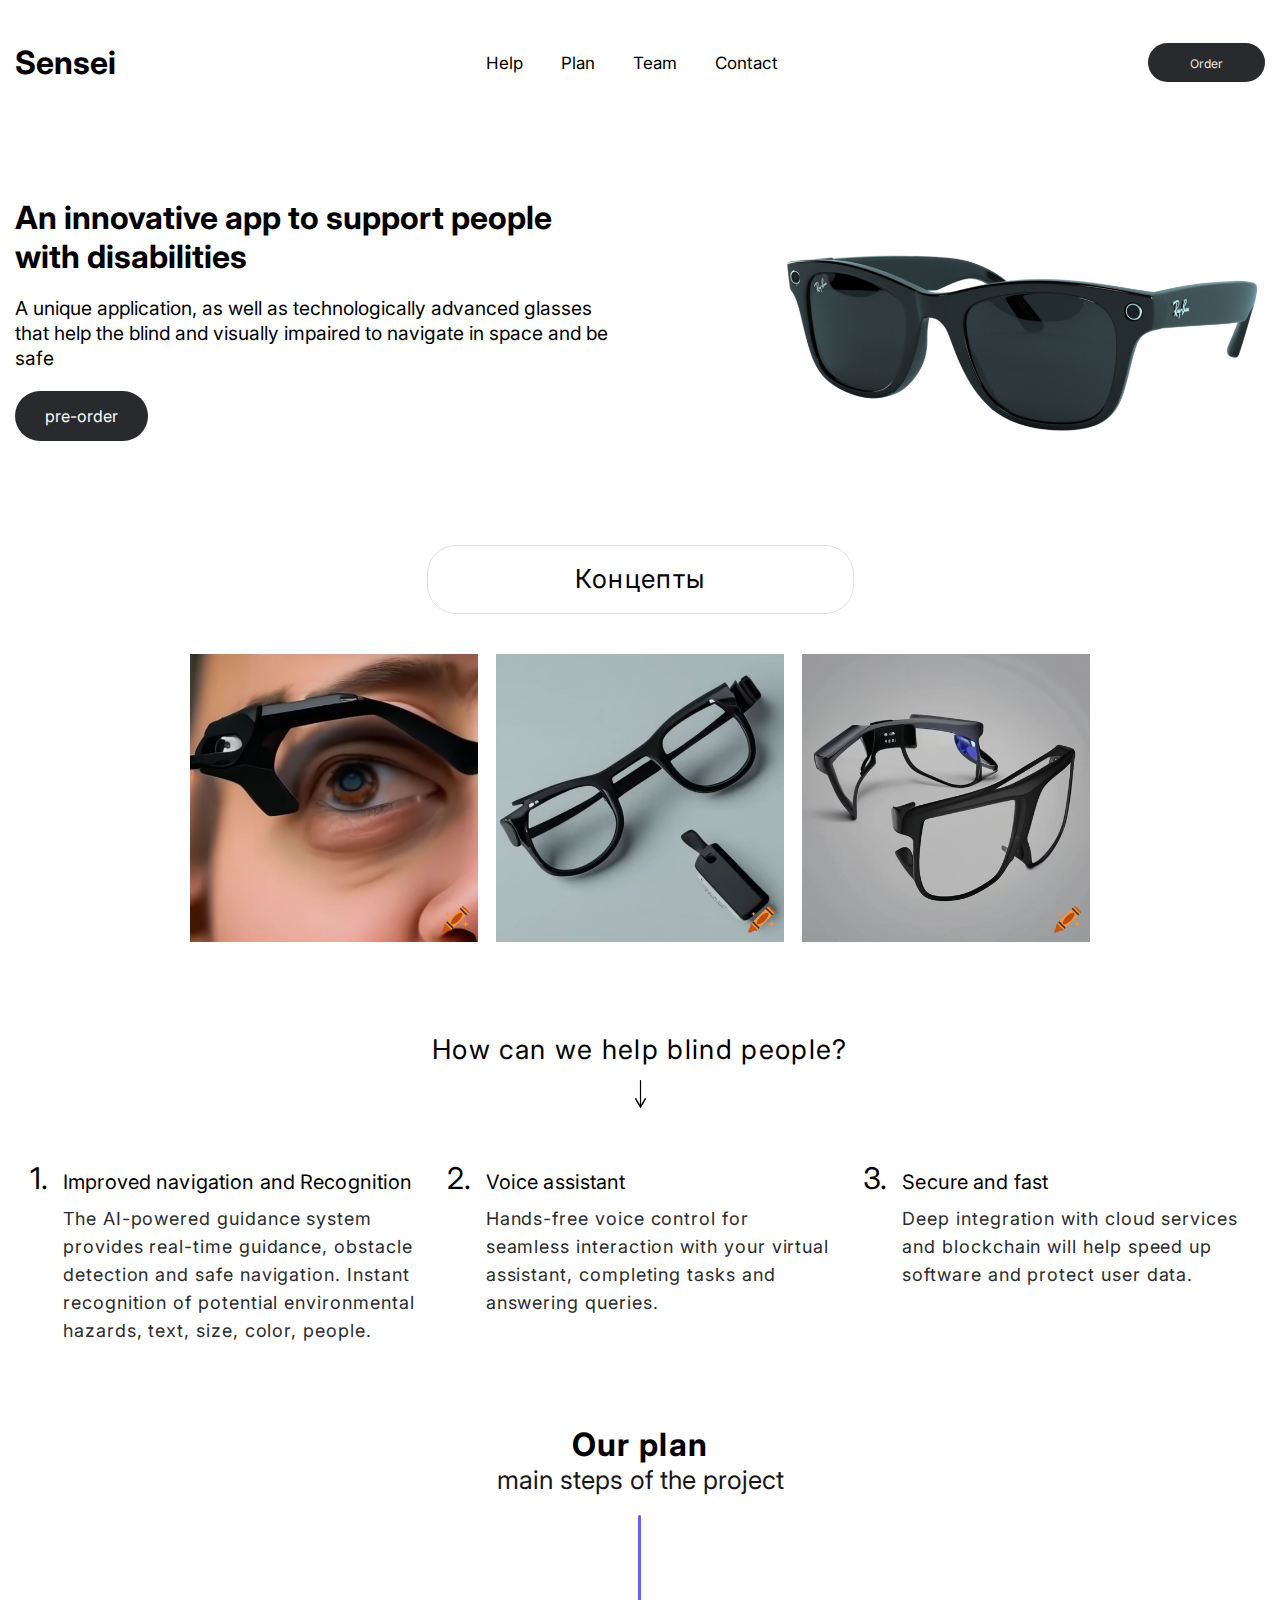
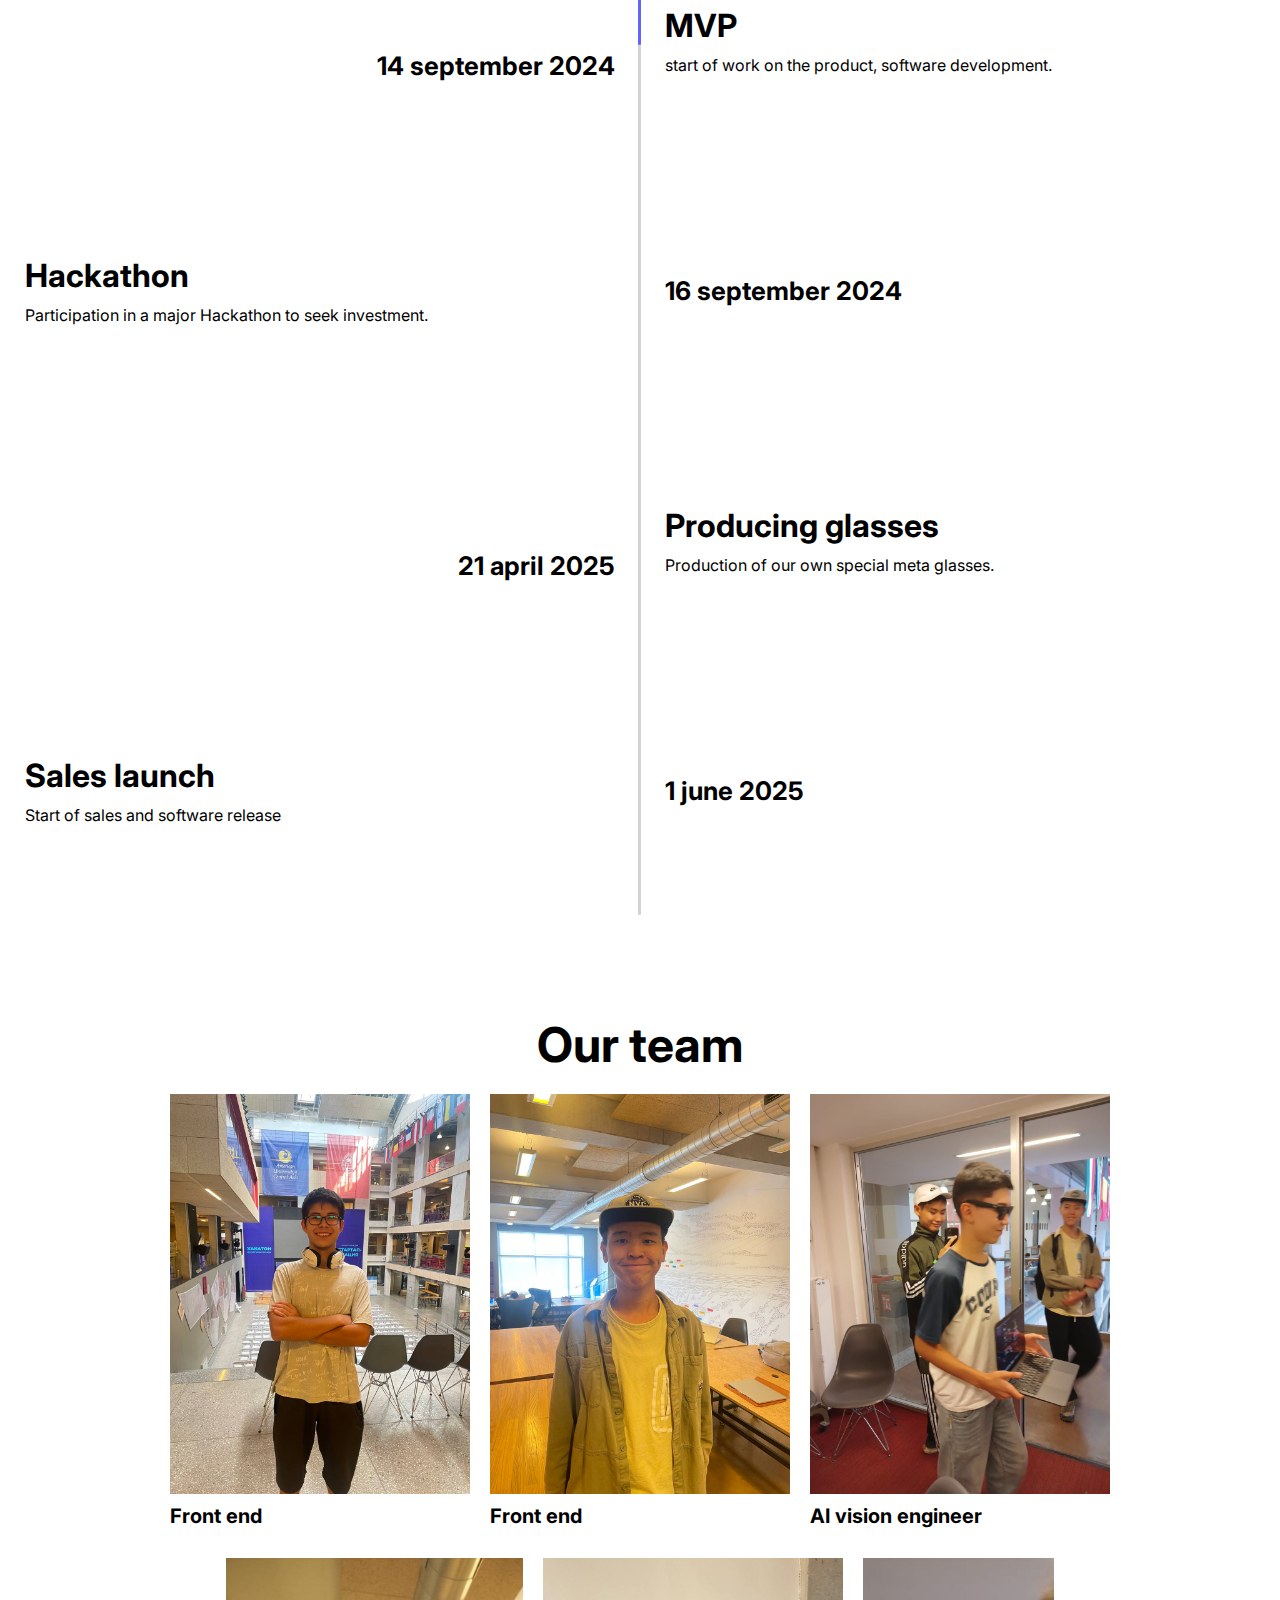
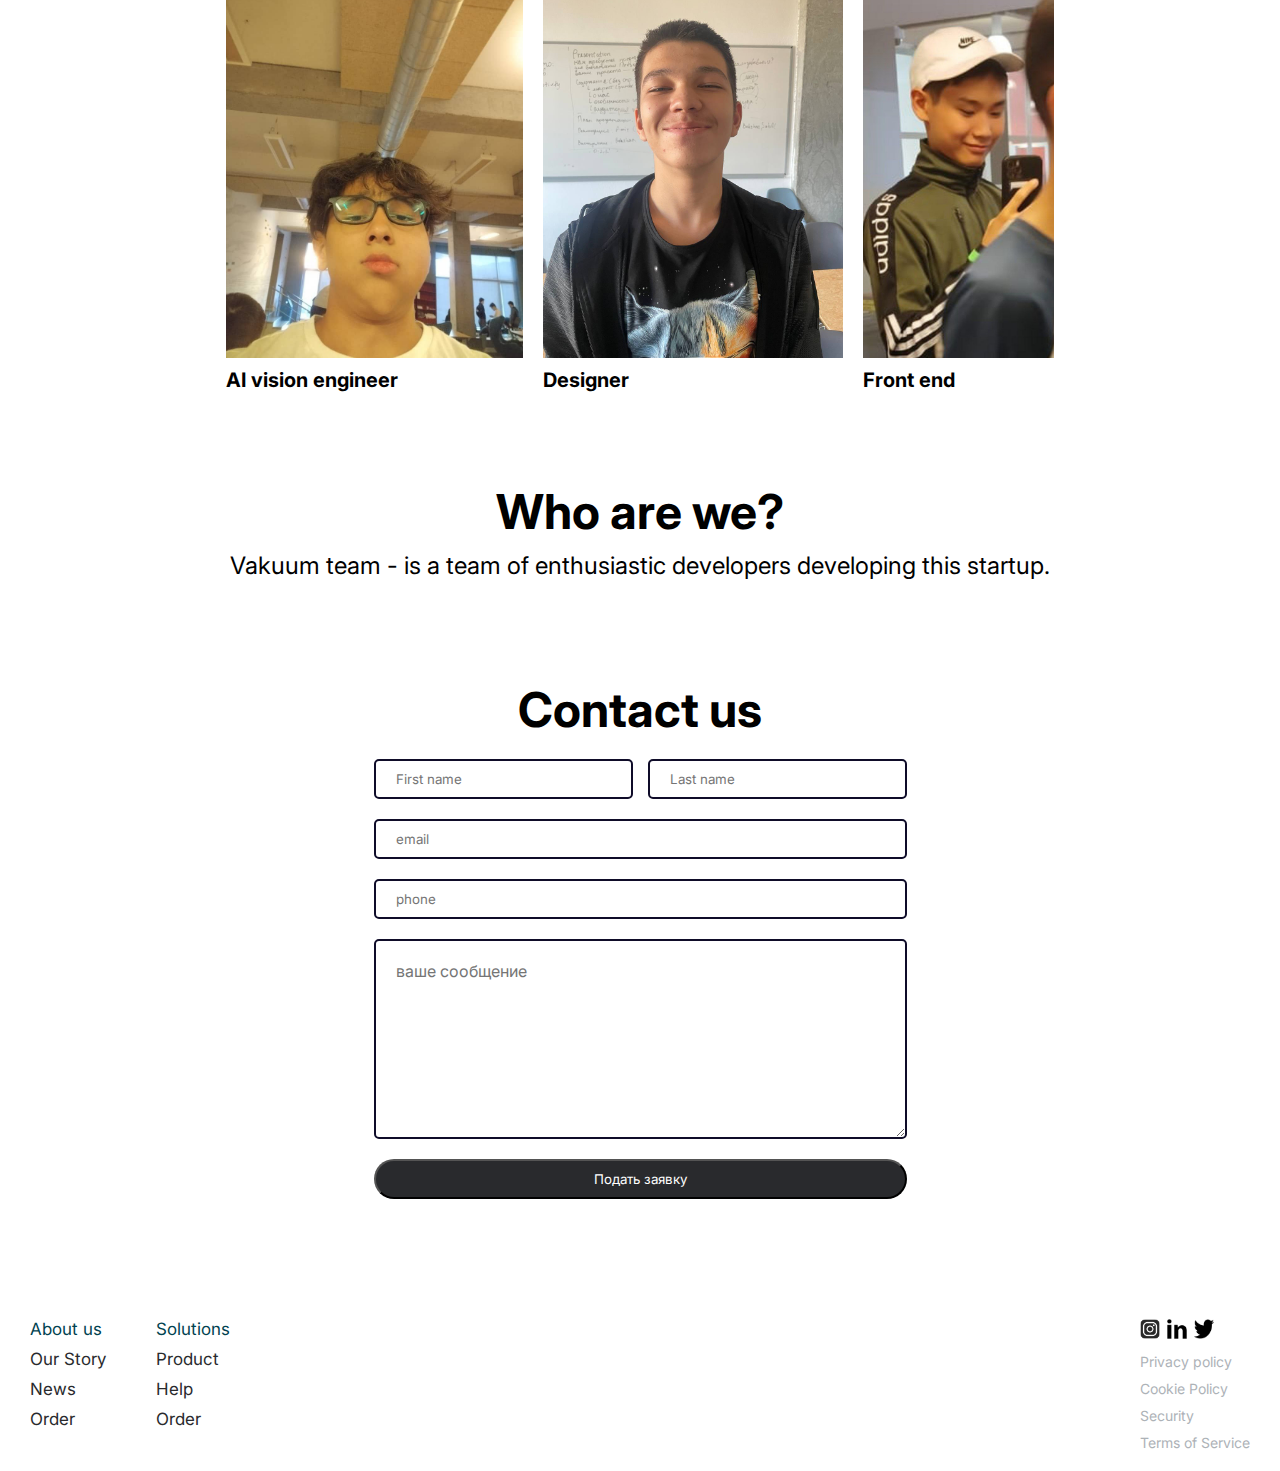
<file: index.html>
<!DOCTYPE html>
<html lang="en">
<head>
    <meta charset="UTF-8">
    <meta name="viewport" content="width=device-width, initial-scale=1.0">
    <link rel="shortcut icon" href="img/logo.png" type="image/x-icon">
    <link rel="stylesheet" href="css/style.css">
    <title>Sensei - only way</title>
</head>
<body>
    <header class="header">
        <div class="header__container container">
            <h1 class="logo_title"><a style="color: black" href="./index.html">Sensei</a></h1>
            <ul class="header__list">
                <li><a href="#help">Help</a></li>
                <li><a href="#plan">Plan</a></li>
                <li><a href="#team">Team</a></li>
                <li><a href="#contactus">Contact</a></li>
            </ul>
            <div class="auth_buttons">
                <button class="sign_up"><a href="/Sensei/order.html">Order</a></button>
            </div>
        </div>
    </header>
    <main class="main__item item">
        <section class="main container">
            <div class="main__text">
                <h2 class="main__title">
                    An innovative app to support people with disabilities
                </h2>
                <p class="main__subtitle">
                    A unique application, as well as technologically advanced glasses that help the blind and visually impaired to navigate in space and be safe
                </p>
                <a href="/Sensei/order.html" class="main__button">pre-order</a>
            </div>
            <img src="img/glasses.jpg" alt="woman" class="main__img" />
        </section>
        <section class="info_container container">
            <div class="info_main_text">
                <div class="info_policy_block">
                    <h2 class="info_title">
                        Концепты
                    </h2>
                </div>
            </div>
        </section>
        <section class="image_container container">
            <img src="img/craiyon_010155_Augmented_reality_glasses_display_only_on_one_half_of_the_face.png" alt="">
            <img src="img/craiyon_010326_innovative_smart_glasses_accessory_with_built_in_camera_and_sensor.png" alt="">
            <img src="img/craiyon_010339_a_pair_of_futuristic_smart_glasses_that_embody_Italian_Design_and_Craftsmanship__The_.png" alt="">
        </section>
        <section class="not-main_container container" id="help">
            <div class="not-main_container__text">
                <h2 class="not-main_container__title">
                    How can we help blind people?
                </h2>
                <img src="img/Frame.svg" alt="">
            </div>
        </section>
        <div class="uses container">
            <section class="helpblock card container">
                <div class="listcnt">
                    1.
                </div>
                <div class="information_plus-block">
                    <p class="logo_ad">
                        Improved navigation and Recognition
                    </p>
                    <h2 class="inf_title">
                        The AI-powered guidance system provides real-time guidance, obstacle detection and safe navigation. Instant recognition of potential environmental hazards, text, size, color, people.
                    </h2>
                </div>
            </section>
            <section class="helpblock card container">
                <div class="listcnt">
                    2.
                </div>
                <div class="information_plus-block">
                    <p class="logo_ad">Voice assistant</p>
                    <h2 class="inf_title">
                        Hands-free voice control for seamless interaction with your virtual assistant, completing tasks and answering queries.
                    </h2>
                </div>
            </section>
            <section class="helpblock card container">
                <div class="listcnt">
                    3.
                </div>
                <div class="information_plus-block">
                    <p class="logo_ad">Secure and fast</p>
                    <h2 class="inf_title">
                        Deep integration with cloud services and blockchain will help speed up software and protect user data.
                    </h2>
                </div>
            </section>
        </div>
        <section class="plan1 container" id="plan">
            <div class="planinfo">
                <h1 class="plan__title">
                    Our plan
                </h1>
                <h2 class="plan__subtitle">
                    main steps of the project
                </h2>
            </div>
            <div class="line">

            </div>
            <div class="pcard pcard1">
                <h1 class="pcard__title">
                    Sales launch
                </h1>
                <p class="pcard__description">
                    Start of sales and software release
                </p>
            </div>
            <div class="pcard pcard2">
                <div class="pcard__date">
                    1 june 2025
                </div>
            </div>
            <div class="pcard pcard3">
                <div class="pcard__date otherside">
                    14 september 2024
                </div>
            </div>
            <div class="pcard pcard4">
                <h1 class="pcard__title">
                    MVP
                </h1>
                <p class="pcard__description">
                    start of work on the product, software development.
                </p>
            </div>
            <div class="pcard pcard5">
                <h1 class="pcard__title">
                    Hackathon
                </h1>
                <p class="pcard__description">
                    Participation in a major Hackathon to seek investment.
                </p>
            </div>
            <div class="pcard pcard6">
                <div class="pcard__date">
                    16 september 2024
                </div>
            </div>
            <div class="pcard pcard7">
                <div class="pcard__date otherside">
                    21 april 2025
                </div>
            </div>
            <div class="pcard pcard8">
                <h1 class="pcard__title">
                    Producing glasses
                </h1>
                <p class="pcard__description">
                    Production of our own special meta glasses.
                </p>
            </div>
        </section>
        <section class="ourteam container" id="team">
            <h1 class="ourteam__title">Our team</h1>
            <div class="teams">
                <div class="team">
                    <img src="img/bekzhan.jpg" alt="Body" class="team__image">
                    <h2 class="team__role">Front end</h2>
                </div>
                <div class="team">
                    <img src="img/sabyr.jpg" alt="Body" class="team__image">
                    <h2 class="team__role">Front end</h2>
                </div>
                <div class="team">
                    <img src="img/imran.jpg" alt="Body" class="team__image">
                    <h2 class="team__role">AI vision engineer</h2>
                </div>
                <div class="team">
                    <img src="img/Alihan.jpg" alt="Body" class="team__image">
                    <h2 class="team__role">AI vision engineer</h2>
                </div>
                <div class="team">
                    <img src="img/amir.jpg" alt="Body" class="team__image">
                    <h2 class="team__role">Designer</h2>
                </div>
                <div class="team">
                    <img src="img/adil.jpg" alt="Body" class="team__image">
                    <h2 class="team__role">Front end</h2>
                </div>
            </div>
        </section>

        <section class="about container">
            <h1 class="about__title"> Who are we? </h1>
            <p class="about__p">Vakuum team - is a team of enthusiastic developers developing this startup.</p>
        </section>

        <section class="contact container" id="contactus">
            <h2 class="contact__title">Contact us</h2>
            <form class="form" action="#" id="form">
                <input type="text" class="firstname" placeholder="First name">
                <input type="text" class="lastname" placeholder="Last name">
                <input type="email" class="email" placeholder="email">
                <input type="text" class="phone" placeholder="phone">
                <textarea placeholder="ваше сообщение"></textarea>
                <button type="submit">Подать заявку</button>
            </form>
        </section>

<!--        <div class="container">-->
<!--            <h2>Frequently Asked Questions</h2>-->
<!--            <div class="accordion">-->
<!--                <div class="accordion-item">-->
<!--                    <button id="accordion-button-1" aria-expanded="false"><span class="accordion-title">Why is the moon sometimes out during the day?</span><span class="icon" aria-hidden="true"></span></button>-->
<!--                    <div class="accordion-content">-->
<!--                        <p>Lorem ipsum dolor sit amet, consectetur adipiscing elit, sed do eiusmod tempor incididunt ut labore et dolore magna aliqua. Elementum sagittis vitae et leo duis ut. Ut tortor pretium viverra suspendisse potenti.</p>-->
<!--                    </div>-->
<!--                </div>-->
<!--                <div class="accordion-item">-->
<!--                    <button id="accordion-button-2" aria-expanded="false"><span class="accordion-title">Why is the sky blue?</span><span class="icon" aria-hidden="true"></span></button>-->
<!--                    <div class="accordion-content">-->
<!--                        <p>Lorem ipsum dolor sit amet, consectetur adipiscing elit, sed do eiusmod tempor incididunt ut labore et dolore magna aliqua. Elementum sagittis vitae et leo duis ut. Ut tortor pretium viverra suspendisse potenti.</p>-->
<!--                    </div>-->
<!--                </div>-->
<!--                <div class="accordion-item">-->
<!--                    <button id="accordion-button-3" aria-expanded="false"><span class="accordion-title">Will we ever discover aliens?</span><span class="icon" aria-hidden="true"></span></button>-->
<!--                    <div class="accordion-content">-->
<!--                        <p>Lorem ipsum dolor sit amet, consectetur adipiscing elit, sed do eiusmod tempor incididunt ut labore et dolore magna aliqua. Elementum sagittis vitae et leo duis ut. Ut tortor pretium viverra suspendisse potenti.</p>-->
<!--                    </div>-->
<!--                </div>-->
<!--                <div class="accordion-item">-->
<!--                    <button id="accordion-button-4" aria-expanded="false"><span class="accordion-title">How much does the Earth weigh?</span><span class="icon" aria-hidden="true"></span></button>-->
<!--                    <div class="accordion-content">-->
<!--                        <p>Lorem ipsum dolor sit amet, consectetur adipiscing elit, sed do eiusmod tempor incididunt ut labore et dolore magna aliqua. Elementum sagittis vitae et leo duis ut. Ut tortor pretium viverra suspendisse potenti.</p>-->
<!--                    </div>-->
<!--                </div>-->
<!--                <div class="accordion-item">-->
<!--                    <button id="accordion-button-5" aria-expanded="false"><span class="accordion-title">How do airplanes stay up?</span><span class="icon" aria-hidden="true"></span></button>-->
<!--                    <div class="accordion-content">-->
<!--                        <p>Lorem ipsum dolor sit amet, consectetur adipiscing elit, sed do eiusmod tempor incididunt ut labore et dolore magna aliqua. Elementum sagittis vitae et leo duis ut. Ut tortor pretium viverra suspendisse potenti.</p>-->
<!--                    </div>-->
<!--                </div>-->
<!--            </div>-->
<!--        </div>-->
    </main>
    <footer class="footer container">
        <div class="footer__list">
            <ul>
                <li class="list__first">About us</li>
                <li>Our Story</li>
                <li>News</li>
                <li>Order</li>
            </ul>
            <ul>
                <li class="list__first">Solutions</li>
                <li>Product</li>
                <li>Help</li>
                <li>Order</li>
            </ul>
        </div>

        <div class="socials">
            <div class="icons">
                <a href=""><img src="img/instagram.webp" alt="instagram" width="20" height="20"></a>
                <a href=""><img src="img/linkedin.png" alt="linkedin" width="20" height="20"></a>
                <a href=""><img src="img/twitter.png" alt="twitter" width="20" height="20"></a>
            </div>
            <ul>
                <li>Privacy policy</li>
                <li>Cookie Policy</li>
                <li>Security</li>
                <li>Terms of Service</li>
            </ul>
        </div>
    </footer>

    <script src="js/scipt.js"></script>
    <script src="js/accordion.js"></script>
</body>
</html>
</file>
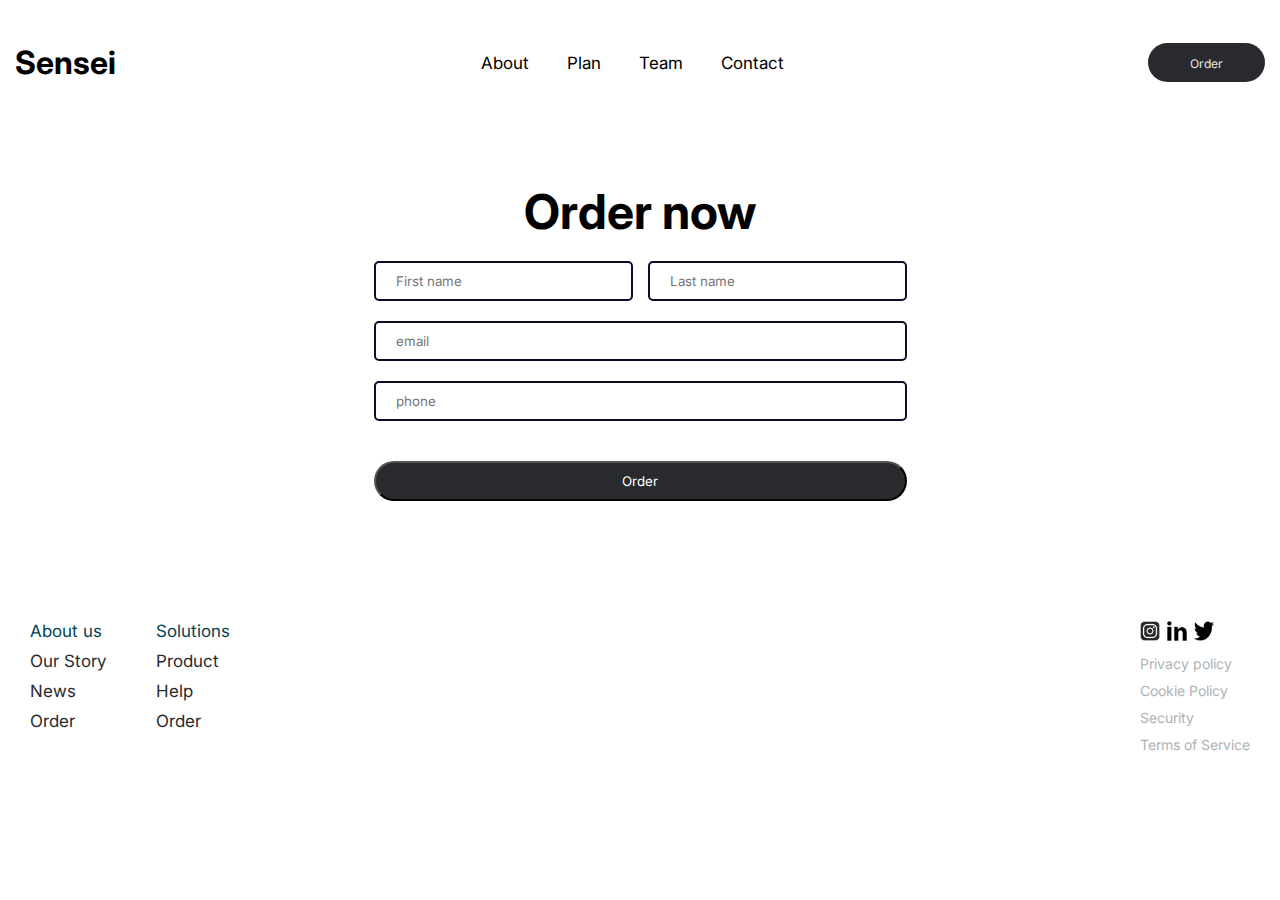
<file: order.html>
<!DOCTYPE html>
<html lang="en">
<head>
    <meta charset="UTF-8">
    <meta name="viewport" content="width=device-width, initial-scale=1.0">
    <link rel="shortcut icon" href="img/logo.png" type="image/x-icon">
    <link rel="stylesheet" href="css/style.css">
    <title>Sensei - only way</title>
</head>
<body>
    <header class="header">
        <div class="header__container container">
            <h1 class="logo_title"><a style="color: black" href="index.html">Sensei</a></h1>
            <ul class="header__list">
                <li><a href="/Sensei/#about">About</a></li>
                <li><a href="/Sensei/#plan">Plan</a></li>
                <li><a href="/Sensei/#team">Team</a></li>
                <li><a href="/Sensei/#contactus">Contact</a></li>
            </ul>
            <div class="auth_buttons">
                <button class="sign_up"><a href="/Sensei/order.html">Order</a></button>
            </div>
        </div>
    </header>

    <main class="main__item item">
        <section class="contact container" id="order">
            <h2 class="contact__title">Order now</h2>
            <form class="form" id="form2">
                <input type="text" class="firstname" placeholder="First name">
                <input type="text" class="lastname" placeholder="Last name">
                <input type="email" class="email" placeholder="email">
                <input type="text" class="phone" placeholder="phone">
                <button type="submit">Order</button>
            </form>
        </section>
    </main>

    <footer class="footer container">
        <div class="footer__list">
            <ul>
                <li class="list__first">About us</li>
                <li>Our Story</li>
                <li>News</li>
                <li>Order</li>
            </ul>
            <ul>
                <li class="list__first">Solutions</li>
                <li>Product</li>
                <li>Help</li>
                <li>Order</li>
            </ul>
        </div>

        <div class="socials">
            <div class="icons">
                <a href=""><img src="img/instagram.webp" alt="instagram" width="20" height="20"></a>
                <a href=""><img src="img/linkedin.png" alt="linkedin" width="20" height="20"></a>
                <a href=""><img src="img/twitter.png" alt="twitter" width="20" height="20"></a>
            </div>
            <ul>
                <li>Privacy policy</li>
                <li>Cookie Policy</li>
                <li>Security</li>
                <li>Terms of Service</li>
            </ul>
        </div>
    </footer>

    <script src="js/order.js"></script>
</body>
</html>
</file>
<file: css/style.css>
/* Header part */
@import url('https://fonts.googleapis.com/css2?family=Inter:ital,opsz,wght@0,14..32,100..900;1,14..32,100..900&display=swap');

*{
    font-family: 'Inter', sans-serif;
    padding: 0;
    margin: 0;
    box-sizing: border-box;
    list-style-type: none;
    outline: none;
    text-decoration: none;
    scroll-behavior: smooth;
}
html {

}
.header__list{
    display: flex;
    column-gap: 38px;
}
.header__list > li{
    font-size: 17px;
    font-weight: 400;
    line-height: 16px;
}
.container{
    width: 100%;
    max-width: 1300px;
    margin: 0 auto;
    padding: 0 15px;
}
.header__container{
    padding-top: 43px;
    display: flex;
    justify-content: space-between;
    align-items: center;
}
.auth_buttons{
    display: flex;
    column-gap: 34px;
}
.sign_up{
    width: 117px;
    height: 39px;
    border-radius: 20px;
    background: #292A2D;
    border: none;
    cursor: pointer;
    transition: 1s ease;
}
.sign_up > a{
    font-size: 12px;
    font-weight: 400;
    line-height: 11.67px;
    text-align: left;
    color: #EEECE3;
}
.sign_up:hover{
    transform: scale(1.1) ;
}
.login{
    font-size: 12px;
    font-weight: 400;
    line-height: 11.67px;
    cursor: pointer;
    background: none;
    border: none;
    transition: 1s ease;
}

.login > a{
    color: #292A2D;
}
.login:hover{
    transform: scale(1.1);
}
.header__list > li > a{
    color: black;
    transition: color 0.3s ease;
    position: relative;
}
.header__list > li {
    position: relative; 
}

.header__list > li > a {
    position: relative;
    text-decoration: none;
    color: black;
    padding-bottom: 2px; 
    transition: color 0.3s ease; 
}

.header__list > li > a::after {
    content: '';
    position: absolute;
    left: 0;
    bottom: 0;
    width: 100%; 
    height: 2px;
    background-color: black;
    transform: scaleX(0); 
    transform-origin: right; 
    transition: transform 0.3s ease; 
}

.header__list > li > a:hover {
    color: gray; 
}

.header__list > li > a:hover::after {
    transform: scaleX(1); 
    transform-origin: left; 
}
/* Main */
/* 1 section */
.major_title{
    font-size: 33px;
    font-weight: 400;
    line-height: 41.67px;
    letter-spacing: 1.6666699647903442px;
    text-align: left;
}
.major_subtitle{
    font-size: 13px;
    font-weight: 400;
    line-height: 20px;
    letter-spacing: 0.1333329975605011px;
    text-align: left;
}

.sign_up_nd{
    width: 117px;
    height: 39px;
    top: 421px;
    left: 67px;
    gap: 0px;
    border-radius: 20px;
    opacity: 0px;
    border: none;
    background: #292A2D;
    transition: 1s ease;
    cursor: pointer;
}
.sign_up_nd > a{
    color: #EEECE3;
    font-size: 12px;
    font-weight: 400;
    line-height: 11.67px;
}
.item__container{
    display: flex;
    padding-top: 57px;
    justify-content: space-around;
}
.major_side{
    display: flex;
    flex-direction: column;
    row-gap: 43px;
}
.price_img-side{
    position: relative;
    top: -50%;
    left: 10%;
}
.sign_up_nd:hover{
    transform: scale(1.1);
}

/* 2 section */
.info_container{
    padding-top: 38px;
    display: flex;
    flex-direction: column;
    justify-content: center;
    align-items: center;
    row-gap: 10px;
}
.info_container_pr{
    font-size: 10px;
    font-weight: 400;
    line-height: 12.5px;
    letter-spacing: 0.10000000149011612px;
    color: #73726C;
}
.check_policy{
    margin: 10px;
}
.policy_title, .policy_text_tabs_subtitle{
    font-size: 13px;
    font-weight: 400;
    line-height: 18.75px;
    letter-spacing: 0.125px;
    color: #004250;
}
.info_main_text{
    width: 100%;
    max-width: 427px;
    top: 643px;
    left: 367px;
    gap: 0px;
    border-radius: 29.17px;
    border: 1px solid #292A2D26;
    display: flex;
    flex-direction: column;
    text-align: center;
    padding: 15px;
}

.check_policy{
    width: 84px;
    height: 39px;
    border-radius: 20.83px;
    opacity: 0px;
    background: #004250;
    color: white;
    border: none;
}
.policy_tabs{
    display: flex;
    justify-content: space-around;
    align-items: center;
}
.policy_text_tabs{
    display: flex;
    column-gap: 20px;
}
.info_title{
    font-size: 26px;
    font-weight: 400;
    line-height: 36.67px;
    letter-spacing: 1.3333300352096558px;
    text-align: center;
}
.info_subtitle{
    font-size: 15px;
    font-weight: 400;
    line-height: 22.5px;
    letter-spacing: 0.15000000596046448px;
    text-align: center;
    padding-top: 15px;
}
/* 3 section */
.image_container{
    display: flex;
    justify-content: space-between;
    margin-top: 40px;
    margin-bottom: 40px;
    max-width: 930px;
}
.image_container > img {
    width: 32%;
    min-width: 150px;
    max-width: 300px;
}

@media (max-width: 450px) {
    .image_container {
        flex-direction: column;
        align-items: center;
        gap: 10px
    }

    .image_container > img {
        width: 100%;
        max-width: 100%;
        min-width: 100%;
    }
}

.not-main_container__title{
    font-size: 27px;
    font-weight: 400;
    line-height: 36.67px;
    letter-spacing: 1.3333300352096558px;
    margin-top: 50px;
}
.not-main_container__text{
    display: flex;
    flex-direction: column;
    align-items: center;
    row-gap: 10px;
}
.not-main_container{
    padding-bottom: 30px
}

/* 4,5 section */
.plus_one__container > img, .plus_two__container > img{
    width: 25%;
}
.logo_ad {
    font-size: 20px;
    font-weight: 400;
    line-height: 25px;
    letter-spacing: 0.125px;
    color: black;
}

.inf_title{
    font-size: 18px;
    font-weight: 400;
    line-height: 28px;
    letter-spacing: 0.9333329796791077px;
    color: #292A2D;
}
/* From Uiverse.io by adamgiebl */ 
.button_launch {
    display: flex;
    align-items: center;
    font-family: inherit;
    cursor: pointer;
    font-weight: 500;
    font-size: 17px;
    padding: 0.8em 1.3em 0.8em 0.9em;
    color: white;
    background: #ad5389;
    background: linear-gradient(to right, #0f0c29, #302b63, #24243e);
    border: none;
    letter-spacing: 0.05em;
    border-radius: 16px;
}
  
.button_launch svg {
    margin-right: 3px;
    transform: rotate(30deg);
    transition: transform 0.5s cubic-bezier(0.76, 0, 0.24, 1);
}

.button_launch > span > a{
    color: white;
}

.button_launch span {
    transition: transform 0.5s cubic-bezier(0.76, 0, 0.24, 1);
}
  
.button_launch:hover svg {
    transform: translateX(5px) rotate(90deg);
}
  
.button_launch:hover span {
    transform: translateX(7px);
}

.information_plus-block{
    display: flex;
    flex-direction: column;
    align-items: start;
    row-gap: 10px;
}

.helpblock {
    display: flex;
    flex-direction: row;
    gap: 15px;
    margin: 30px auto;
}

.uses {
    display: flex;
    flex-direction: row;
    justify-content: space-between;
    max-width: 1300px;
}

@media (max-width: 1150px) {
    .uses {
        flex-direction: column;
    }
}

.listcnt {
    font-size: 30px;
    margin-top: -10px;
}

.footer {
    padding: 20px 30px;
    width: 100%;
    display: flex;
    flex-direction: row;
    justify-content: space-between;
    margin-top: 50px;
}

.footer__list {
    display: flex;
    flex-direction: row;
    justify-content: space-between;
    width: 200px;
}

@media (max-width: 420px) {
    .footer {
        flex-direction: column;
        gap: 30px;
        justify-content: center;
        align-items: center;
    }
}

.footer ul {
    display: flex;
    flex-direction: column;
    gap: 10px;
}

.footer li {
    font-weight: 400;
    font-size: 17px;
    color: #292A2D;
}

.footer li.list__first {
    color: #004250;
}

.socials {
    display: flex;
    flex-direction: column;
    gap: 10px;
}

.icons {
    display: flex;
    flex-direction: row;
    gap: 7px;
}

.socials li {
    font-size: 14px;
    color: #ADB2B7;
}

.main {
    display: flex;
    flex-direction: row;
    margin-top: 50px;
    justify-content: space-between;
    align-items: center;
    gap: 30px;
}

.main__text {
    display: flex;
    flex-direction: column;
    gap: 20px;
    max-width: 600px;
}

.main__title {
    font-weight: bold;
    font-size: 2em;
}

.main__subtitle {
    font-weight: 400;
    line-height: 25px;
    font-size: 1.2em;
}

.main__button {
    width: fit-content;
    border-radius: 100px;
    background: #292A2D;
    border: none;
}

.main__button {
    color: white;
    text-decoration: none;
    font-size: 1em;
    padding: 15px 30px;
}

.main__img {
    max-width: 500px;
}

@media (max-width: 1160px) {
    .main__title {
        font-size: 1.6em;
    }
    .main__text {
        max-width: 400px;
    }
    .main__subtitle {
        font-size: 1em;
    }
    .main__button {
        color: white;
        text-decoration: none;
        font-size: 0.8em;
        padding: 10px 25px;
    }
}

@media (max-width: 885px) {
    .main__img {
        width: 100%;
        max-width: 300px;
    }
    .header__list {
        display: none;
    }
}

@media (max-width: 768px) {
    .main {
        flex-direction: column-reverse;
        gap: 40px;
    }
    .main__img {
        max-width: 100%;
    }
    .main__text {
        max-width: 600px;
    }
}

.card {
    max-width: 600px;
    width: 100%;
}

.plan1 {
    display: grid;
    grid-template-columns: 1fr 0.05fr 1fr;
    grid-template-rows: auto repeat(4, 1fr);
    grid-column-gap: 0px;
    grid-row-gap: 0px;
}

.plan__title {
    font-weight: bold;
    font-size: 3em;
}

.pcard {
    display: flex;
    flex-direction: column;
    gap: 10px;
    padding-inline: 10px;
    justify-content: center;
}

.pcard__title {
    font-weight: bold;
    font-size: 2em;
}

.pcard__subtitle {
    font-weight: 400;
    font-size: 1.3em;
}

.planinfo {
    grid-area: 1 / 1 / 2 / 4;
    text-align: center;
    padding-bottom: 20px;
    margin-top: 50px;
}

.plan__title {
    font-size: 2em;
    letter-spacing: 1.3333300352096558px;
}

.plan__subtitle {
    font-size: 1.6em;
    color: #171717;
    font-weight: 400;
}

.line {
    grid-area: 2 / 2 / 6 / 3;
    width: 3px;
    height: 1000px;
    background: #d3d3d3;
    border-radius: 20px;
    margin: 0 auto;
}

.line::before {
    content: "";
    width: 3px;
    height: 130px;
    background: #6363ff;
    position: absolute;
    border-radius: 20px;
}

.pcard3 { grid-area: 2 / 1 / 3 / 2; }
.pcard4 { grid-area: 2 / 3 / 3 / 4; }
.pcard5 { grid-area: 3 / 1 / 4 / 2; }
.pcard6 { grid-area: 3 / 3 / 4 / 4; }
.pcard7 { grid-area: 4 / 1 / 5 / 2; }
.pcard8 { grid-area: 4 / 3 / 5 / 4; }
.pcard9 { grid-area: 5 / 1 / 6 / 2; }
.pcard10 { grid-area: 5 / 3 / 6 / 4; }

.pcard__date {
    font-weight: bold;
    font-size: 1.6em;
}


.otherside {
    text-align: right;
    margin-top: 50px;
}

.ourteam {
    display: flex;
    flex-direction: column;
    row-gap: 20px;
    margin-top: 100px;
}

.ourteam__title {
    text-align: center;
    font-weight: bold;
    font-size: 3em;
}

@media (max-width: 580px) {
    .ourteam__title {
        font-size: 2em;
    }
}

.teams {
    display: flex;
    flex-direction: row;
    flex-wrap: wrap;
    justify-content: center;
    gap: 20px;
    row-gap: 30px;
}

.team {
    max-width: 300px;
    display: flex;
    flex-direction: column;
    gap: 10px;
}

.team__role {
    font-size: 20px;
}

.team__image {
    max-width: 300px;
    height: 400px;
}

.contact {
    width: 100%;
    height: 100%;
    display: flex;
    justify-content: center;
    align-items: center;
}

.form {
    display: grid;
    grid-template-columns: repeat(2, 1fr);
    grid-template-rows: repeat(3, 1fr) auto 1fr;
    grid-column-gap: 15px;
    grid-row-gap: 20px;
}

.form input {
    width: 100%;
    background: none;
    outline: none;
    border: 2px solid #0f0c29;
    border-radius: 5px;
    height: auto;
    padding: 5px 20px;
}

.form textarea {
    max-width: 100%;
    border: 2px solid #0f0c29;
    border-radius: 5px;
    height: auto;
    padding: 20px 20px;
    grid-area: 4 / 1 / 5 / 3;
    font-size: 16px;
    min-height: 200px;
    min-height: 200px;
}

.form button {
    border-radius: 100px;
    background: #292A2D;
    color: white;
    width: 100%;
    padding: 10px 20px;
    margin: 0 auto;
}

.firstname {
    grid-area: 1 / 1 / 2 / 2;
}

.lastname {
    grid-area: 1 / 2 / 2 / 3;
}

.email {
    grid-area: 2 / 1 / 3 / 3;
}

.phone {
    grid-area: 3 / 1 / 4 / 3;
}

.form button {
    grid-area: 5 / 1 / 6 / 3;
}

@media (max-width: 600px) {
    .form {
        display: flex;
        width: 100%;
        flex-direction: column;
        gap: 10px;
    }
    .form input {
        width: 100%;
    }
}

.about {
    display: flex;
    flex-direction: column;
    text-align: center;
    margin-top: 90px;
    gap: 10px;
    max-width: 1000px;
}

.about__title {
    font-weight: bold;
    font-size: 3em;
}

.about__p {
    font-size: 1.5em;
}

.accordion .accordion-item {
    border-bottom: 1px solid #e5e5e5;
}
.accordion .accordion-item button[aria-expanded=true] {
    border-bottom: 1px solid black;
}
.accordion button {
    position: relative;
    display: block;
    text-align: left;
    width: 100%;
    padding: 1em 0;
    color: #7288a2;
    font-size: 1.15rem;
    font-weight: 400;
    border: none;
    background: none;
    outline: none;
}
.accordion button:hover, .accordion button:focus {
    cursor: pointer;
    color: black;
}
.accordion button:hover::after, .accordion button:focus::after {
    cursor: pointer;
    color: black;
    border: 1px solid black;
}
.accordion button .accordion-title {
    padding: 1em 1.5em 1em 0;
}
.accordion button .icon {
    display: inline-block;
    position: absolute;
    top: 18px;
    right: 0;
    width: 22px;
    height: 22px;
    border: 1px solid;
    border-radius: 22px;
}
.accordion button .icon::before {
    display: block;
    position: absolute;
    content: "";
    top: 9px;
    left: 5px;
    width: 10px;
    height: 2px;
    background: currentColor;
}
.accordion button .icon::after {
    display: block;
    position: absolute;
    content: "";
    top: 5px;
    left: 9px;
    width: 2px;
    height: 10px;
    background: currentColor;
}
.accordion button[aria-expanded=true] {
    color: black;
}
.accordion button[aria-expanded=true] .icon::after {
    width: 0;
}
.accordion button[aria-expanded=true] + .accordion-content {
    opacity: 1;
    max-height: 9em;
    transition: all 200ms linear;
    will-change: opacity, max-height;
}
.accordion .accordion-content {
    opacity: 0;
    max-height: 0;
    overflow: hidden;
    transition: opacity 200ms linear, max-height 200ms linear;
    will-change: opacity, max-height;
}
.accordion .accordion-content p {
    font-size: 1rem;
    font-weight: 300;
    margin: 2em 0;
}
.contact__title {
    font-weight: bold;
    font-size: 3em;
}
.contact {
    display: flex;
    flex-direction: column;
    gap: 20px;
    margin-top: 100px;
    margin-bottom: 100px;
}
</file>
